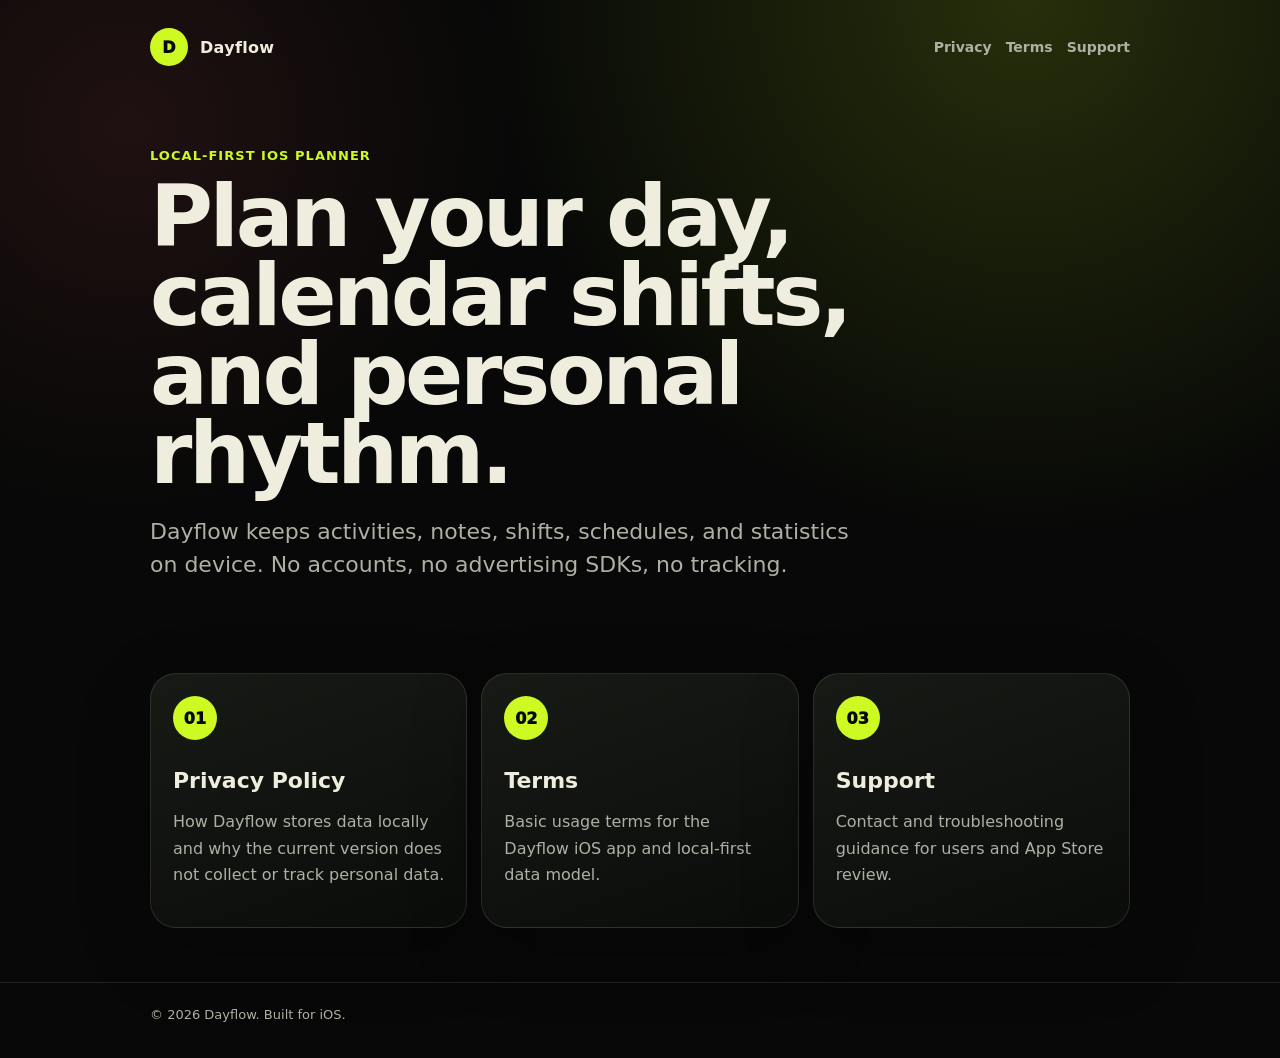
<file: docs/index.html>
<!doctype html>
<html lang="en">
<head>
  <meta charset="utf-8">
  <meta name="viewport" content="width=device-width, initial-scale=1">
  <title>Dayflow</title>
  <meta name="description" content="Dayflow privacy, terms, and support pages.">
  <link rel="stylesheet" href="styles.css">
</head>
<body>
  <main class="wrap">
    <nav class="nav" aria-label="Main navigation">
      <div class="brand"><span class="mark">D</span> Dayflow</div>
      <div class="links">
        <a href="privacy.html">Privacy</a>
        <a href="terms.html">Terms</a>
        <a href="support.html">Support</a>
      </div>
    </nav>

    <section class="hero">
      <div class="eyebrow">Local-first iOS planner</div>
      <h1>Plan your day, calendar shifts, and personal rhythm.</h1>
      <p class="lead">Dayflow keeps activities, notes, shifts, schedules, and statistics on device. No accounts, no advertising SDKs, no tracking.</p>
    </section>

    <section class="grid" aria-label="Documents">
      <a class="card" href="privacy.html">
        <span>01</span>
        <h2>Privacy Policy</h2>
        <p>How Dayflow stores data locally and why the current version does not collect or track personal data.</p>
      </a>
      <a class="card" href="terms.html">
        <span>02</span>
        <h2>Terms</h2>
        <p>Basic usage terms for the Dayflow iOS app and local-first data model.</p>
      </a>
      <a class="card" href="support.html">
        <span>03</span>
        <h2>Support</h2>
        <p>Contact and troubleshooting guidance for users and App Store review.</p>
      </a>
    </section>
  </main>

  <footer class="footer">
    <div class="wrap">© 2026 Dayflow. Built for iOS.</div>
  </footer>
</body>
</html>
</file>
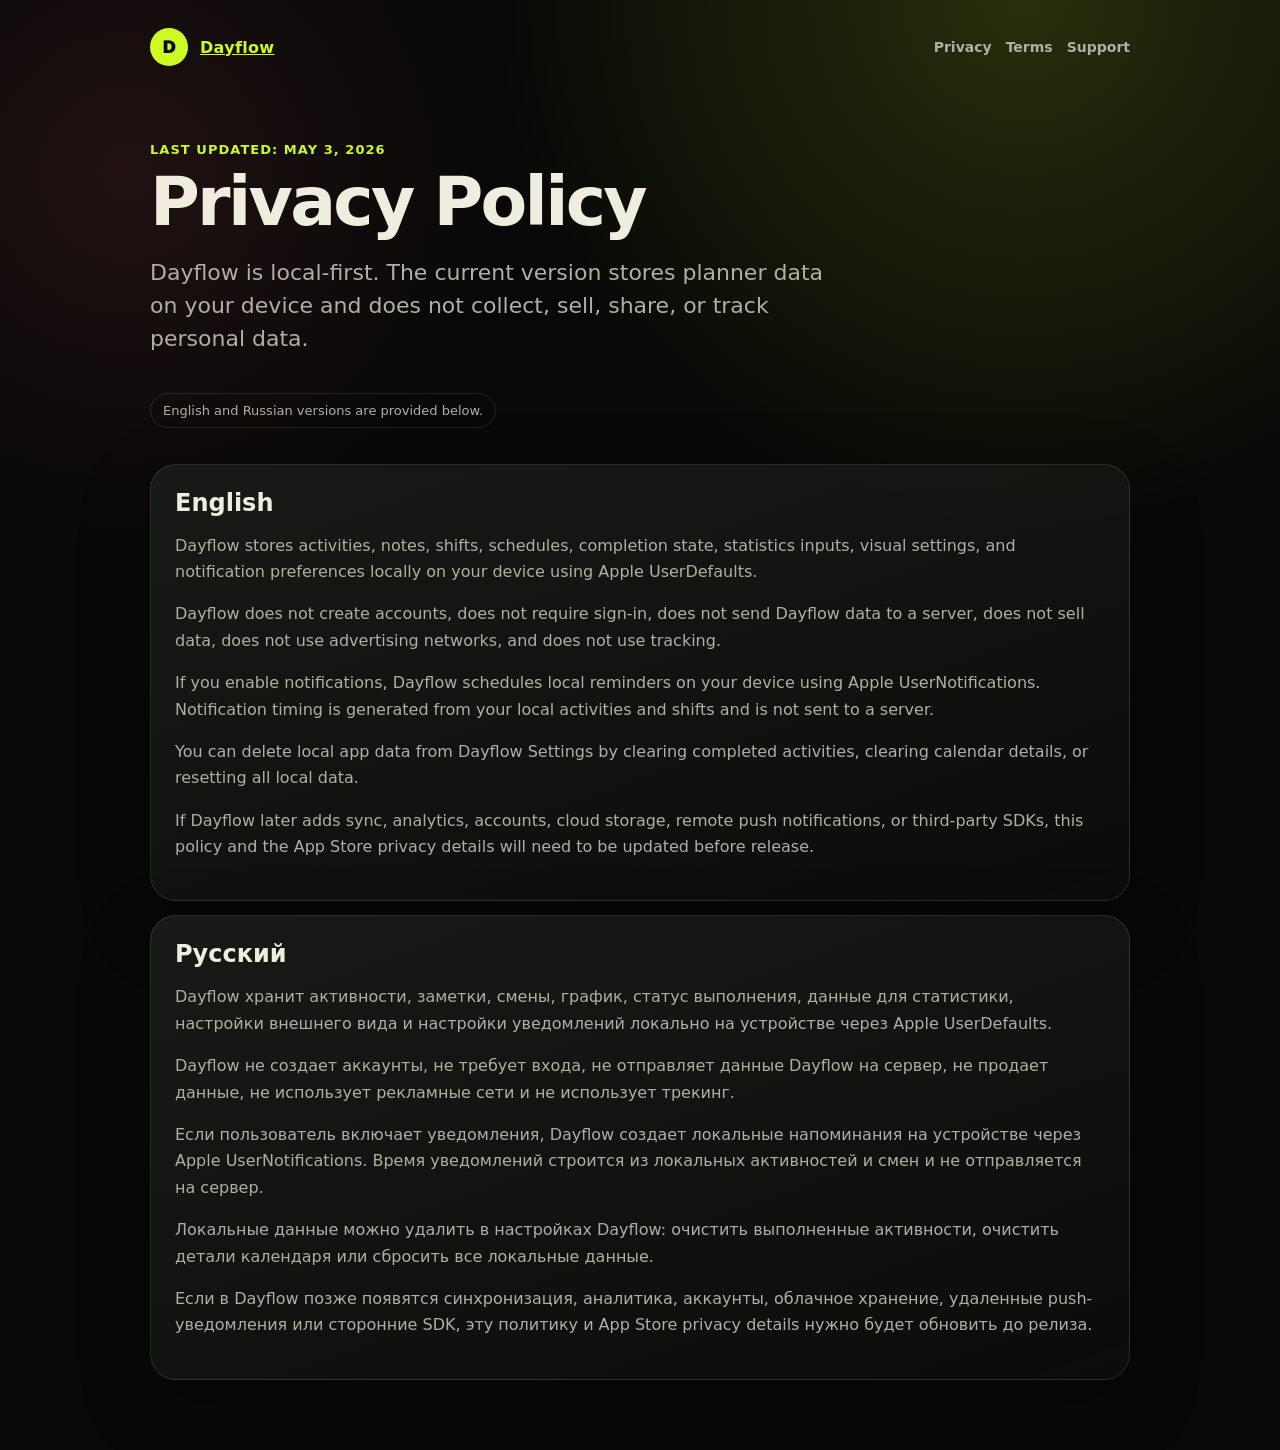
<file: docs/privacy.html>
<!doctype html>
<html lang="en">
<head>
  <meta charset="utf-8">
  <meta name="viewport" content="width=device-width, initial-scale=1">
  <title>Dayflow Privacy Policy</title>
  <meta name="description" content="Dayflow Privacy Policy.">
  <link rel="stylesheet" href="styles.css">
</head>
<body>
  <main class="wrap doc">
    <nav class="nav" aria-label="Main navigation">
      <a class="brand" href="index.html"><span class="mark">D</span> Dayflow</a>
      <div class="links">
        <a href="privacy.html">Privacy</a>
        <a href="terms.html">Terms</a>
        <a href="support.html">Support</a>
      </div>
    </nav>

    <header class="doc-header">
      <div class="eyebrow">Last updated: May 3, 2026</div>
      <h1>Privacy Policy</h1>
      <p class="lead">Dayflow is local-first. The current version stores planner data on your device and does not collect, sell, share, or track personal data.</p>
      <div class="lang-note">English and Russian versions are provided below.</div>
    </header>

    <section class="doc-section" lang="en">
      <h2>English</h2>
      <p>Dayflow stores activities, notes, shifts, schedules, completion state, statistics inputs, visual settings, and notification preferences locally on your device using Apple UserDefaults.</p>
      <p>Dayflow does not create accounts, does not require sign-in, does not send Dayflow data to a server, does not sell data, does not use advertising networks, and does not use tracking.</p>
      <p>If you enable notifications, Dayflow schedules local reminders on your device using Apple UserNotifications. Notification timing is generated from your local activities and shifts and is not sent to a server.</p>
      <p>You can delete local app data from Dayflow Settings by clearing completed activities, clearing calendar details, or resetting all local data.</p>
      <p>If Dayflow later adds sync, analytics, accounts, cloud storage, remote push notifications, or third-party SDKs, this policy and the App Store privacy details will need to be updated before release.</p>
    </section>

    <section class="doc-section" lang="ru">
      <h2>Русский</h2>
      <p>Dayflow хранит активности, заметки, смены, график, статус выполнения, данные для статистики, настройки внешнего вида и настройки уведомлений локально на устройстве через Apple UserDefaults.</p>
      <p>Dayflow не создает аккаунты, не требует входа, не отправляет данные Dayflow на сервер, не продает данные, не использует рекламные сети и не использует трекинг.</p>
      <p>Если пользователь включает уведомления, Dayflow создает локальные напоминания на устройстве через Apple UserNotifications. Время уведомлений строится из локальных активностей и смен и не отправляется на сервер.</p>
      <p>Локальные данные можно удалить в настройках Dayflow: очистить выполненные активности, очистить детали календаря или сбросить все локальные данные.</p>
      <p>Если в Dayflow позже появятся синхронизация, аналитика, аккаунты, облачное хранение, удаленные push-уведомления или сторонние SDK, эту политику и App Store privacy details нужно будет обновить до релиза.</p>
    </section>
  </main>
</body>
</html>
</file>
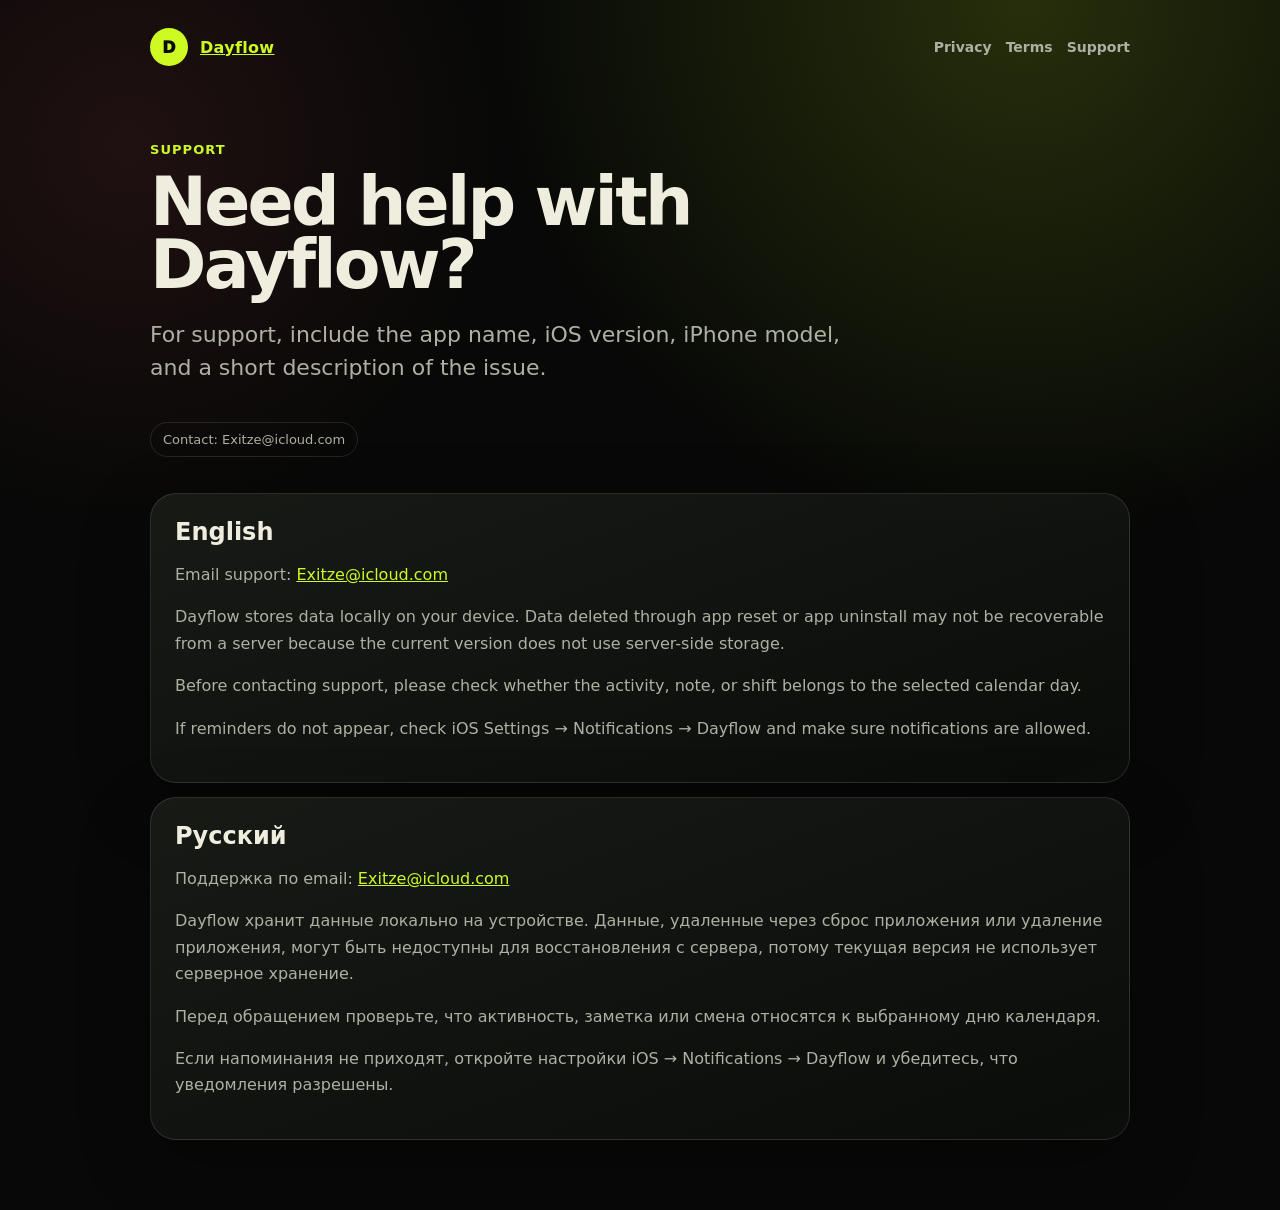
<file: docs/support.html>
<!doctype html>
<html lang="en">
<head>
  <meta charset="utf-8">
  <meta name="viewport" content="width=device-width, initial-scale=1">
  <title>Dayflow Support</title>
  <meta name="description" content="Dayflow Support.">
  <link rel="stylesheet" href="styles.css">
</head>
<body>
  <main class="wrap doc">
    <nav class="nav" aria-label="Main navigation">
      <a class="brand" href="index.html"><span class="mark">D</span> Dayflow</a>
      <div class="links">
        <a href="privacy.html">Privacy</a>
        <a href="terms.html">Terms</a>
        <a href="support.html">Support</a>
      </div>
    </nav>

    <header class="doc-header">
      <div class="eyebrow">Support</div>
      <h1>Need help with Dayflow?</h1>
      <p class="lead">For support, include the app name, iOS version, iPhone model, and a short description of the issue.</p>
      <div class="lang-note">Contact: Exitze@icloud.com</div>
    </header>

    <section class="doc-section" lang="en">
      <h2>English</h2>
      <p>Email support: <a href="mailto:Exitze@icloud.com">Exitze@icloud.com</a></p>
      <p>Dayflow stores data locally on your device. Data deleted through app reset or app uninstall may not be recoverable from a server because the current version does not use server-side storage.</p>
      <p>Before contacting support, please check whether the activity, note, or shift belongs to the selected calendar day.</p>
      <p>If reminders do not appear, check iOS Settings → Notifications → Dayflow and make sure notifications are allowed.</p>
    </section>

    <section class="doc-section" lang="ru">
      <h2>Русский</h2>
      <p>Поддержка по email: <a href="mailto:Exitze@icloud.com">Exitze@icloud.com</a></p>
      <p>Dayflow хранит данные локально на устройстве. Данные, удаленные через сброс приложения или удаление приложения, могут быть недоступны для восстановления с сервера, потому текущая версия не использует серверное хранение.</p>
      <p>Перед обращением проверьте, что активность, заметка или смена относятся к выбранному дню календаря.</p>
      <p>Если напоминания не приходят, откройте настройки iOS → Notifications → Dayflow и убедитесь, что уведомления разрешены.</p>
    </section>
  </main>
</body>
</html>
</file>
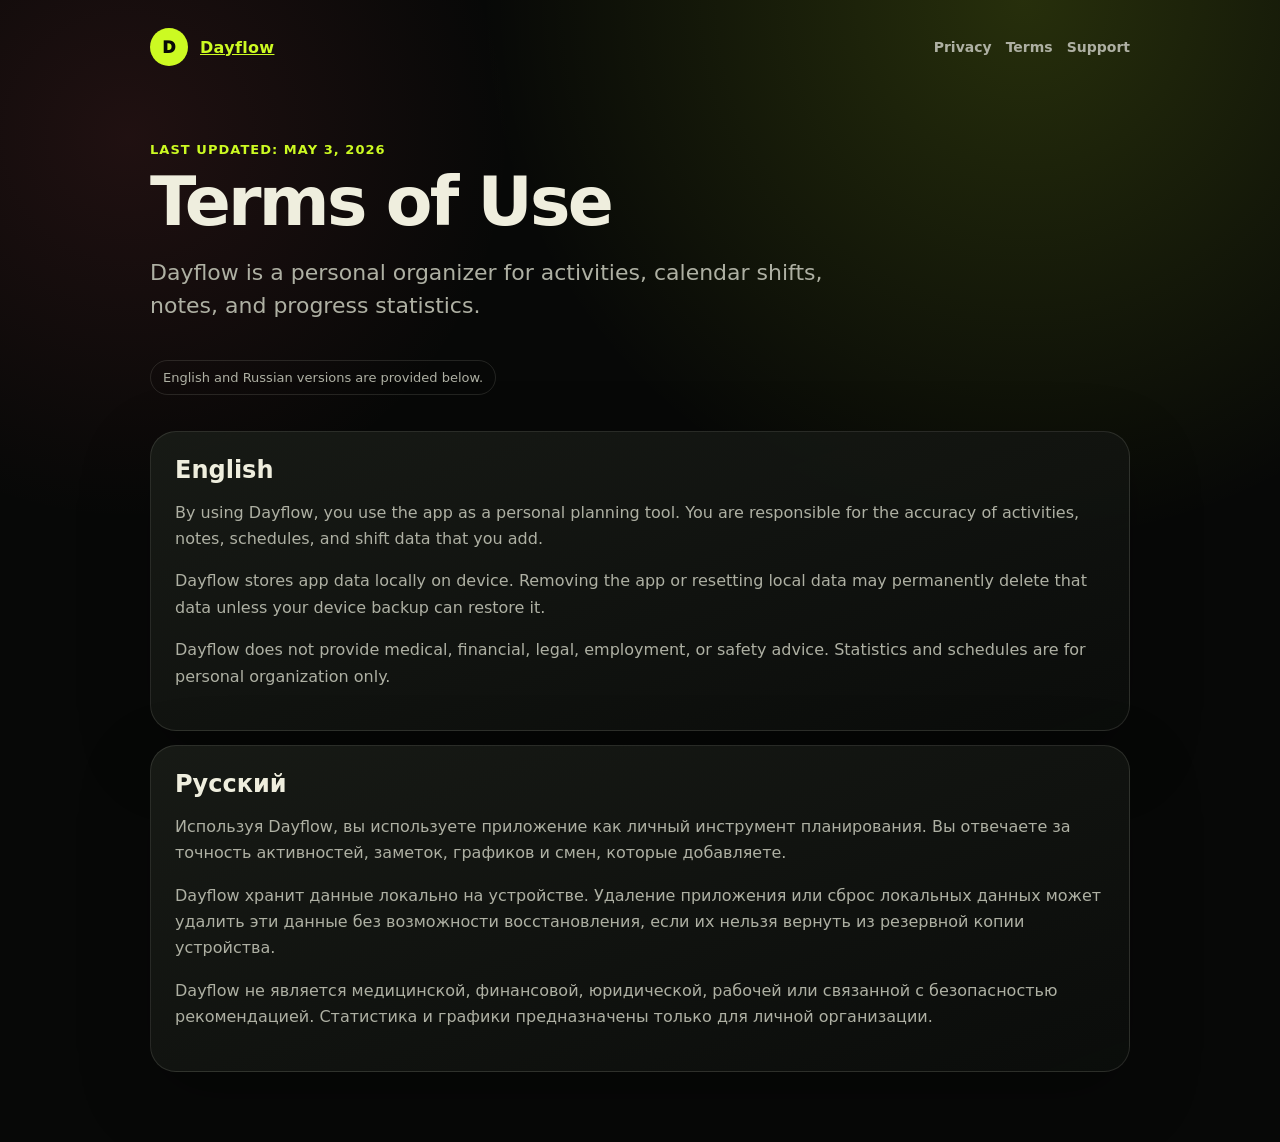
<file: docs/terms.html>
<!doctype html>
<html lang="en">
<head>
  <meta charset="utf-8">
  <meta name="viewport" content="width=device-width, initial-scale=1">
  <title>Dayflow Terms</title>
  <meta name="description" content="Dayflow Terms of Use.">
  <link rel="stylesheet" href="styles.css">
</head>
<body>
  <main class="wrap doc">
    <nav class="nav" aria-label="Main navigation">
      <a class="brand" href="index.html"><span class="mark">D</span> Dayflow</a>
      <div class="links">
        <a href="privacy.html">Privacy</a>
        <a href="terms.html">Terms</a>
        <a href="support.html">Support</a>
      </div>
    </nav>

    <header class="doc-header">
      <div class="eyebrow">Last updated: May 3, 2026</div>
      <h1>Terms of Use</h1>
      <p class="lead">Dayflow is a personal organizer for activities, calendar shifts, notes, and progress statistics.</p>
      <div class="lang-note">English and Russian versions are provided below.</div>
    </header>

    <section class="doc-section" lang="en">
      <h2>English</h2>
      <p>By using Dayflow, you use the app as a personal planning tool. You are responsible for the accuracy of activities, notes, schedules, and shift data that you add.</p>
      <p>Dayflow stores app data locally on device. Removing the app or resetting local data may permanently delete that data unless your device backup can restore it.</p>
      <p>Dayflow does not provide medical, financial, legal, employment, or safety advice. Statistics and schedules are for personal organization only.</p>
    </section>

    <section class="doc-section" lang="ru">
      <h2>Русский</h2>
      <p>Используя Dayflow, вы используете приложение как личный инструмент планирования. Вы отвечаете за точность активностей, заметок, графиков и смен, которые добавляете.</p>
      <p>Dayflow хранит данные локально на устройстве. Удаление приложения или сброс локальных данных может удалить эти данные без возможности восстановления, если их нельзя вернуть из резервной копии устройства.</p>
      <p>Dayflow не является медицинской, финансовой, юридической, рабочей или связанной с безопасностью рекомендацией. Статистика и графики предназначены только для личной организации.</p>
    </section>
  </main>
</body>
</html>
</file>
<file: docs/styles.css>
:root {
  color-scheme: dark;
  --bg: #070807;
  --panel: #121411;
  --panel-2: #191c17;
  --text: #efeede;
  --muted: #aeb0a3;
  --lime: #ccfa22;
  --rose: #eb5663;
  --line: rgba(239, 238, 222, 0.12);
}

* {
  box-sizing: border-box;
}

html {
  background: var(--bg);
}

body {
  margin: 0;
  min-height: 100vh;
  background:
    radial-gradient(circle at 80% 0%, rgba(204, 250, 34, 0.16), transparent 34rem),
    radial-gradient(circle at 10% 12%, rgba(235, 86, 99, 0.11), transparent 24rem),
    var(--bg);
  color: var(--text);
  font-family: Inter, ui-sans-serif, system-ui, -apple-system, BlinkMacSystemFont, "Segoe UI", sans-serif;
}

a {
  color: var(--lime);
}

.wrap {
  width: min(980px, calc(100% - 32px));
  margin: 0 auto;
}

.nav {
  display: flex;
  align-items: center;
  justify-content: space-between;
  gap: 20px;
  padding: 28px 0;
}

.brand {
  display: flex;
  align-items: center;
  gap: 12px;
  font-weight: 900;
  letter-spacing: 0.02em;
}

.mark {
  display: inline-grid;
  place-items: center;
  width: 38px;
  height: 38px;
  border-radius: 999px;
  background: var(--lime);
  color: #080907;
  font-weight: 950;
}

.links {
  display: flex;
  align-items: center;
  gap: 14px;
  flex-wrap: wrap;
}

.links a {
  color: var(--muted);
  text-decoration: none;
  font-size: 14px;
  font-weight: 700;
}

.hero {
  padding: 54px 0 36px;
}

.eyebrow {
  color: var(--lime);
  font-size: 13px;
  font-weight: 900;
  letter-spacing: 0.08em;
  text-transform: uppercase;
}

h1 {
  max-width: 760px;
  margin: 14px 0 18px;
  font-size: clamp(42px, 8vw, 86px);
  line-height: 0.92;
  letter-spacing: -0.04em;
}

.lead {
  max-width: 700px;
  color: var(--muted);
  font-size: clamp(17px, 2.4vw, 22px);
  line-height: 1.5;
}

.grid {
  display: grid;
  grid-template-columns: repeat(3, 1fr);
  gap: 14px;
  margin: 34px 0 54px;
}

.card,
.doc-section {
  border: 1px solid var(--line);
  border-radius: 26px;
  background: linear-gradient(160deg, rgba(25, 28, 23, 0.92), rgba(12, 14, 12, 0.88));
  box-shadow: 0 24px 70px rgba(0, 0, 0, 0.28);
}

.card {
  min-height: 190px;
  padding: 22px;
  text-decoration: none;
  color: var(--text);
}

.card span {
  display: inline-grid;
  place-items: center;
  width: 44px;
  height: 44px;
  margin-bottom: 28px;
  border-radius: 999px;
  background: var(--lime);
  color: #080907;
  font-weight: 950;
}

.card h2 {
  margin: 0 0 8px;
  font-size: 22px;
}

.card p,
.doc-section p,
.doc-section li {
  color: var(--muted);
  line-height: 1.65;
}

.doc {
  padding-bottom: 70px;
}

.doc-header {
  padding: 48px 0 22px;
}

.doc-header h1 {
  font-size: clamp(38px, 6vw, 68px);
}

.lang-note {
  display: inline-flex;
  gap: 10px;
  align-items: center;
  margin-top: 16px;
  padding: 9px 12px;
  border: 1px solid var(--line);
  border-radius: 999px;
  color: var(--muted);
  font-size: 13px;
}

.doc-section {
  margin-top: 14px;
  padding: 24px;
}

.doc-section h2 {
  margin: 0 0 10px;
  font-size: 24px;
}

.footer {
  border-top: 1px solid var(--line);
  padding: 24px 0 36px;
  color: var(--muted);
  font-size: 13px;
}

@media (max-width: 760px) {
  .nav {
    align-items: flex-start;
    flex-direction: column;
  }

  .grid {
    grid-template-columns: 1fr;
  }
}
</file>
